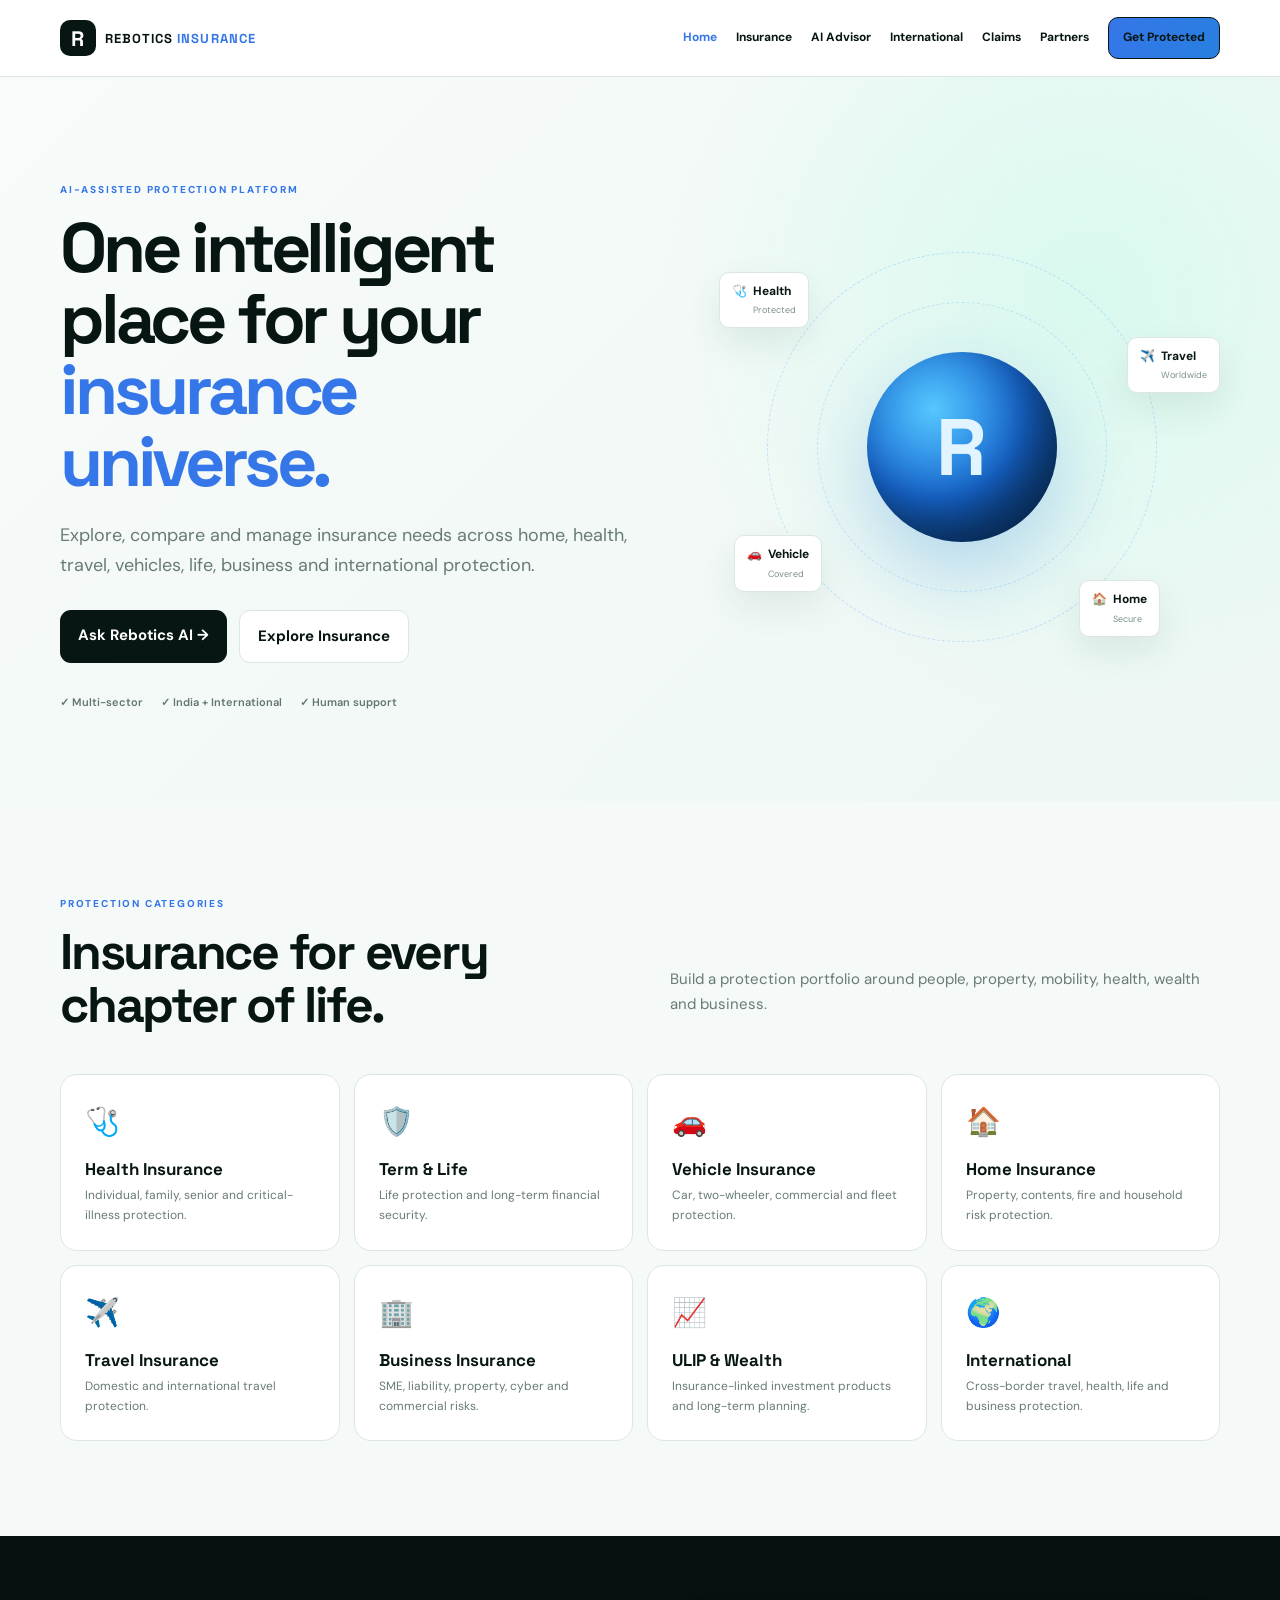
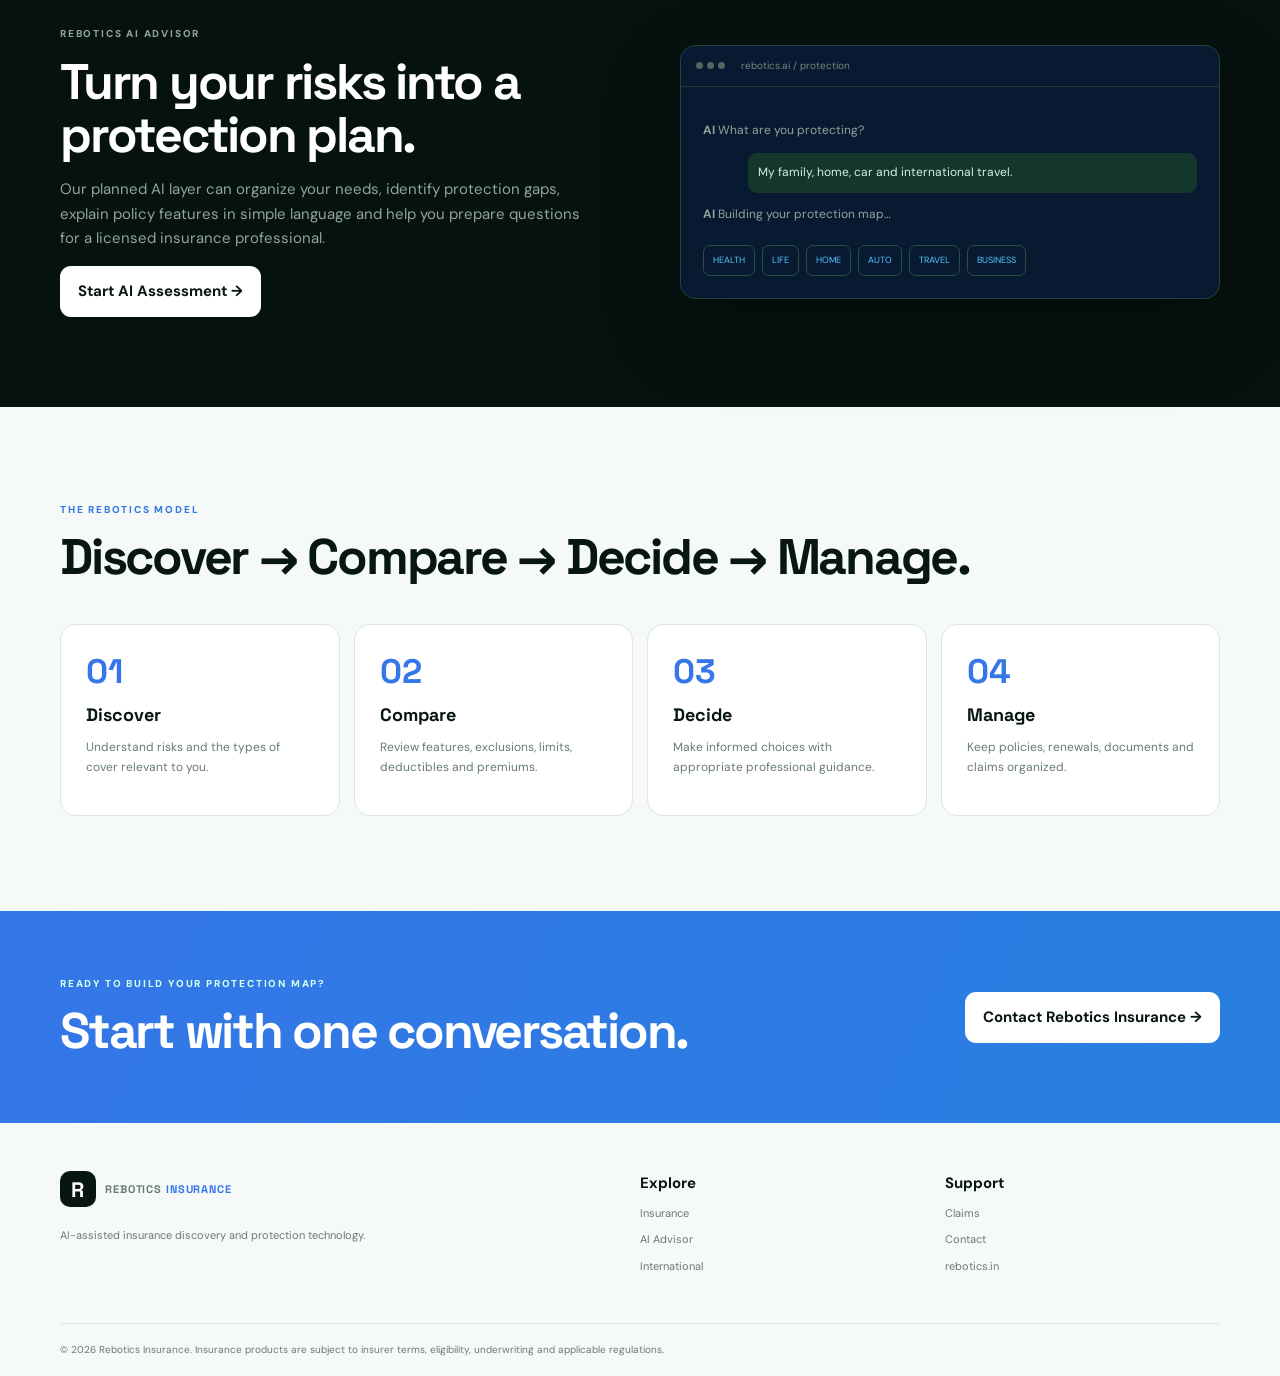
<file: index.html>
<!doctype html><html lang="en"><head><meta charset="utf-8"><meta name="viewport" content="width=device-width,initial-scale=1"><meta name="description" content="Rebotics Insurance — AI-assisted insurance discovery, comparison and protection planning across life, health, home, vehicle, travel, business and international insurance."><title>Rebotics Insurance | AI Protection Platform</title><link rel="stylesheet" href="style.css"></head><body>
<header><div class="wrap nav"><a class="brand" href="index.html"><b>R</b><span>REBOTICS <i>INSURANCE</i></span></a><nav><a class="active" href="index.html">Home</a><a href="insurance.html">Insurance</a><a href="ai.html">AI Advisor</a><a href="international.html">International</a><a href="claims.html">Claims</a><a href="partners.html">Partners</a><a class="cta" href="contact.html">Get Protected</a></nav><button class="menu">☰</button></div></header>
<section class="hero"><div class="wrap hero-grid"><div><p class="eyebrow">AI-ASSISTED PROTECTION PLATFORM</p><h1>One intelligent place for your <em>insurance universe.</em></h1><p class="lead">Explore, compare and manage insurance needs across home, health, travel, vehicles, life, business and international protection.</p><div class="actions"><a class="btn primary" href="ai.html">Ask Rebotics AI →</a><a class="btn ghost" href="insurance.html">Explore Insurance</a></div><div class="trust"><span>✓ Multi-sector</span><span>✓ India + International</span><span>✓ Human support</span></div></div><div class="ai-orb"><div class="orb">R</div><div class="orbit o1"></div><div class="orbit o2"></div><div class="float f1">🩺 <b>Health</b><small>Protected</small></div><div class="float f2">✈️ <b>Travel</b><small>Worldwide</small></div><div class="float f3">🚗 <b>Vehicle</b><small>Covered</small></div><div class="float f4">🏠 <b>Home</b><small>Secure</small></div></div></div></section>
<section class="section"><div class="wrap"><div class="section-head"><div><p class="eyebrow">PROTECTION CATEGORIES</p><h2>Insurance for every chapter of life.</h2></div><p>Build a protection portfolio around people, property, mobility, health, wealth and business.</p></div><div class="grid"><a class="card" href="insurance.html#health"><span>🩺</span><h3>Health Insurance</h3><p>Individual, family, senior and critical-illness protection.</p></a><a class="card" href="insurance.html#life"><span>🛡️</span><h3>Term & Life</h3><p>Life protection and long-term financial security.</p></a><a class="card" href="insurance.html#vehicle"><span>🚗</span><h3>Vehicle Insurance</h3><p>Car, two-wheeler, commercial and fleet protection.</p></a><a class="card" href="insurance.html#home"><span>🏠</span><h3>Home Insurance</h3><p>Property, contents, fire and household risk protection.</p></a><a class="card" href="insurance.html#travel"><span>✈️</span><h3>Travel Insurance</h3><p>Domestic and international travel protection.</p></a><a class="card" href="insurance.html#business"><span>🏢</span><h3>Business Insurance</h3><p>SME, liability, property, cyber and commercial risks.</p></a><a class="card" href="insurance.html#wealth"><span>📈</span><h3>ULIP & Wealth</h3><p>Insurance-linked investment products and long-term planning.</p></a><a class="card" href="international.html"><span>🌍</span><h3>International</h3><p>Cross-border travel, health, life and business protection.</p></a></div></div></section>
<section class="dark"><div class="wrap ai-grid"><div><p class="eyebrow">REBOTICS AI ADVISOR</p><h2>Turn your risks into a protection plan.</h2><p>Our planned AI layer can organize your needs, identify protection gaps, explain policy features in simple language and help you prepare questions for a licensed insurance professional.</p><a class="btn light" href="ai.html">Start AI Assessment →</a></div><div class="terminal"><div class="term-top"><i></i><i></i><i></i><span>rebotics.ai / protection</span></div><div class="chat"><p><b>AI</b> What are you protecting?</p><p class="user">My family, home, car and international travel.</p><p><b>AI</b> Building your protection map…</p><div class="scan"><span>HEALTH</span><span>LIFE</span><span>HOME</span><span>AUTO</span><span>TRAVEL</span><span>BUSINESS</span></div></div></div></div></section>
<section class="section"><div class="wrap"><p class="eyebrow">THE REBOTICS MODEL</p><h2>Discover → Compare → Decide → Manage.</h2><div class="steps"><div><b>01</b><h3>Discover</h3><p>Understand risks and the types of cover relevant to you.</p></div><div><b>02</b><h3>Compare</h3><p>Review features, exclusions, limits, deductibles and premiums.</p></div><div><b>03</b><h3>Decide</h3><p>Make informed choices with appropriate professional guidance.</p></div><div><b>04</b><h3>Manage</h3><p>Keep policies, renewals, documents and claims organized.</p></div></div></div></section>
<section class="cta"><div class="wrap"><div><p class="eyebrow">READY TO BUILD YOUR PROTECTION MAP?</p><h2>Start with one conversation.</h2></div><a class="btn light" href="contact.html">Contact Rebotics Insurance →</a></div></section>
<footer><div class="wrap foot"><div><a class="brand"><b>R</b><span>REBOTICS <i>INSURANCE</i></span></a><p>AI-assisted insurance discovery and protection technology.</p></div><div><b>Explore</b><a href="insurance.html">Insurance</a><a href="ai.html">AI Advisor</a><a href="international.html">International</a></div><div><b>Support</b><a href="claims.html">Claims</a><a href="contact.html">Contact</a><a href="https://rebotics.in">rebotics.in</a></div></div><div class="wrap copy">© 2026 Rebotics Insurance. Insurance products are subject to insurer terms, eligibility, underwriting and applicable regulations.</div></footer><script src="script.js"></script></body></html>
</file>
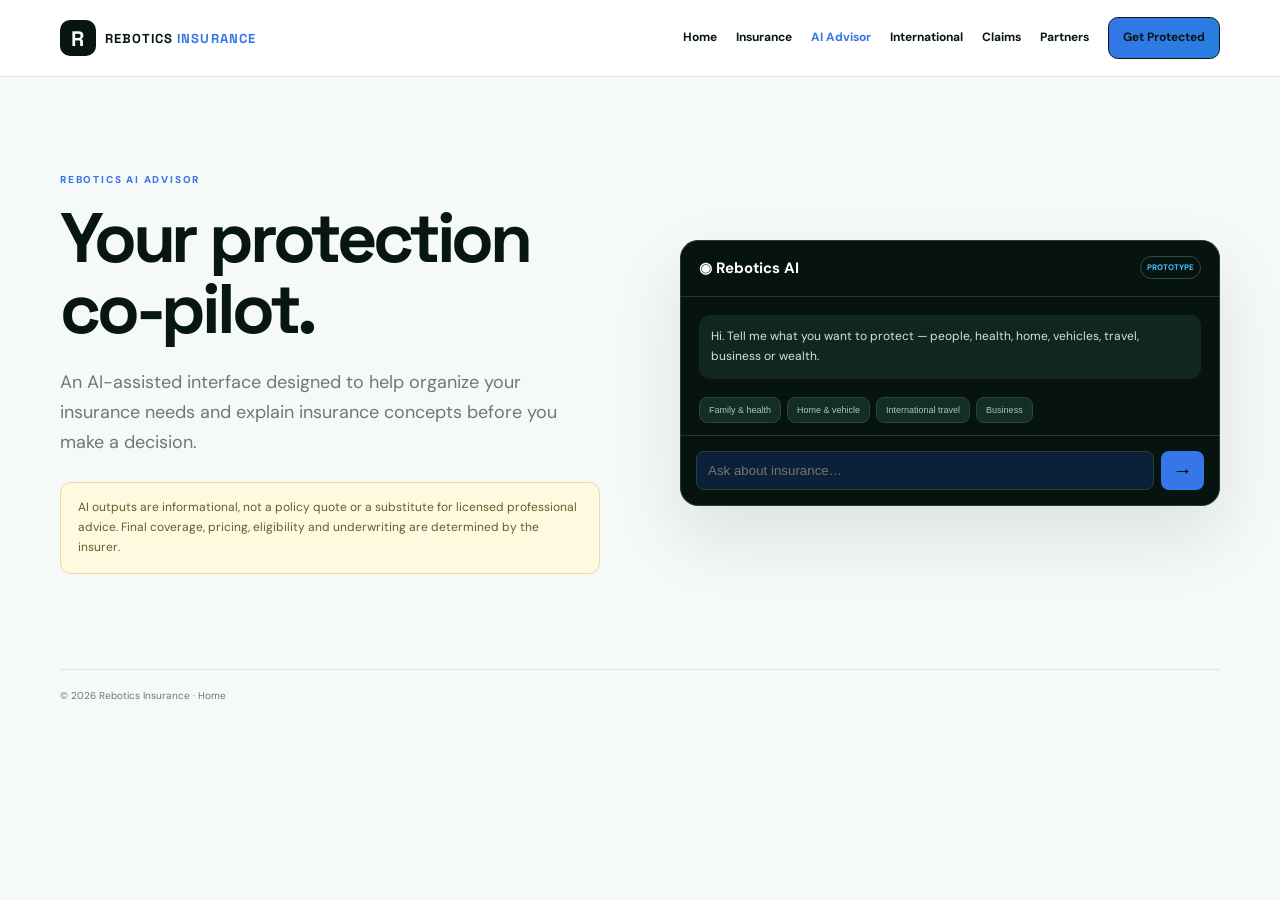
<file: ai.html>
<!doctype html><html lang="en"><head><meta charset="utf-8"><meta name="viewport" content="width=device-width,initial-scale=1"><title>AI Advisor | Rebotics Insurance</title><link rel="stylesheet" href="style.css"></head><body><header><div class="wrap nav"><a class="brand" href="index.html"><b>R</b><span>REBOTICS <i>INSURANCE</i></span></a><nav><a href="index.html">Home</a><a href="insurance.html">Insurance</a><a class="active" href="ai.html">AI Advisor</a><a href="international.html">International</a><a href="claims.html">Claims</a><a href="partners.html">Partners</a><a class="cta" href="contact.html">Get Protected</a></nav><button class="menu">☰</button></div></header><section class="page"><div class="wrap ai-page"><div><p class="eyebrow">REBOTICS AI ADVISOR</p><h1>Your protection co-pilot.</h1><p class="lead">An AI-assisted interface designed to help organize your insurance needs and explain insurance concepts before you make a decision.</p><div class="notice">AI outputs are informational, not a policy quote or a substitute for licensed professional advice. Final coverage, pricing, eligibility and underwriting are determined by the insurer.</div></div><div class="advisor"><div class="advisor-head">◉ Rebotics AI <span>PROTOTYPE</span></div><div id="conversation"><div class="bubble ai">Hi. Tell me what you want to protect — people, health, home, vehicles, travel, business or wealth.</div></div><div class="chips"><button onclick="ask('My family and health')">Family & health</button><button onclick="ask('My home and vehicle')">Home & vehicle</button><button onclick="ask('International travel')">International travel</button><button onclick="ask('Business risks')">Business</button></div><div class="input"><input id="q" placeholder="Ask about insurance…"><button onclick="send()">→</button></div></div></div></section><footer><div class="wrap copy">© 2026 Rebotics Insurance · <a href="index.html">Home</a></div></footer><script src="script.js"></script></body></html>
</file>
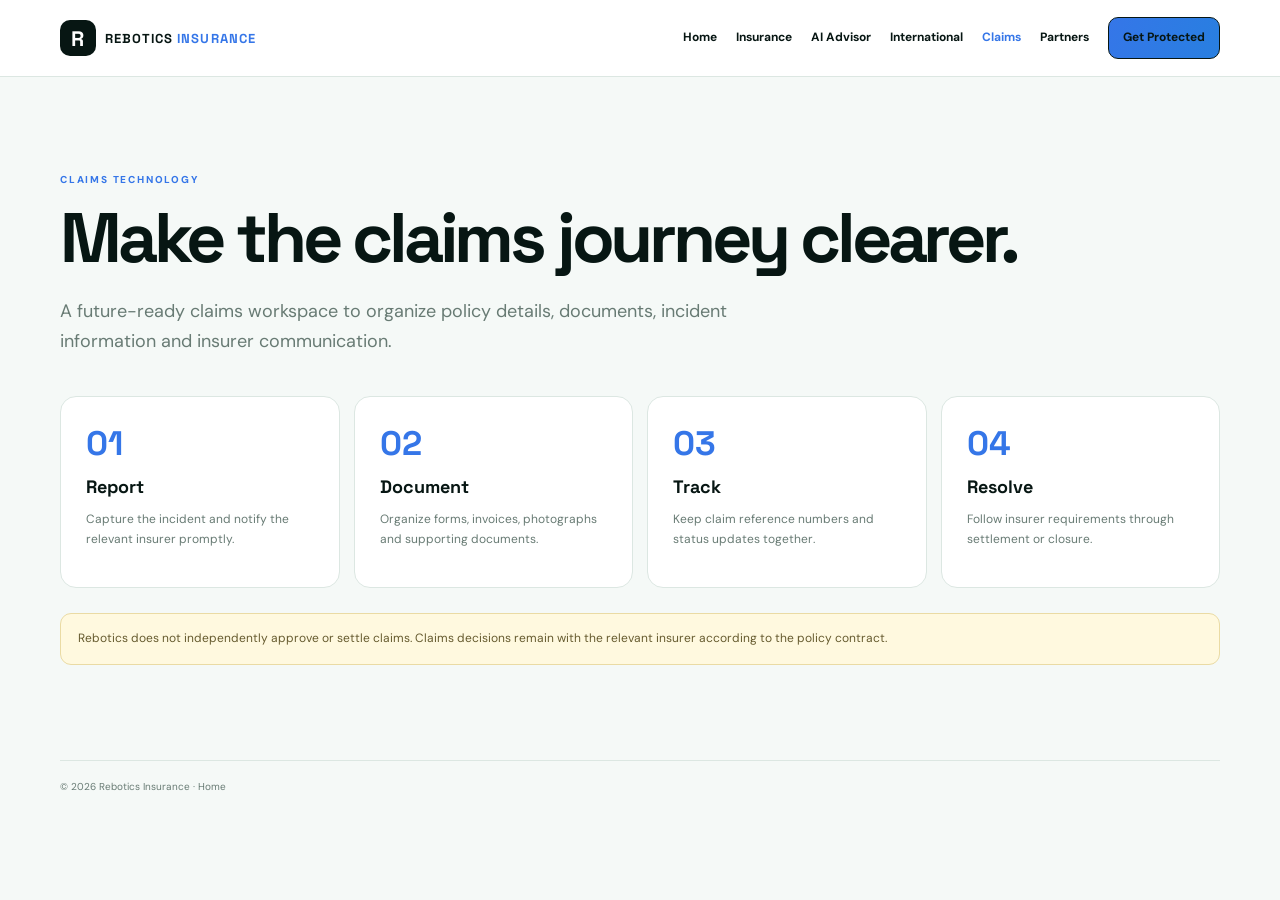
<file: claims.html>
<!doctype html><html lang="en"><head><meta charset="utf-8"><meta name="viewport" content="width=device-width,initial-scale=1"><title>Claims | Rebotics Insurance</title><link rel="stylesheet" href="style.css"></head><body><header><div class="wrap nav"><a class="brand" href="index.html"><b>R</b><span>REBOTICS <i>INSURANCE</i></span></a><nav><a href="index.html">Home</a><a href="insurance.html">Insurance</a><a href="ai.html">AI Advisor</a><a href="international.html">International</a><a class="active" href="claims.html">Claims</a><a href="partners.html">Partners</a><a class="cta" href="contact.html">Get Protected</a></nav><button class="menu">☰</button></div></header><section class="page"><div class="wrap"><p class="eyebrow">CLAIMS TECHNOLOGY</p><h1>Make the claims journey clearer.</h1><p class="lead">A future-ready claims workspace to organize policy details, documents, incident information and insurer communication.</p><div class="steps"><div><b>01</b><h3>Report</h3><p>Capture the incident and notify the relevant insurer promptly.</p></div><div><b>02</b><h3>Document</h3><p>Organize forms, invoices, photographs and supporting documents.</p></div><div><b>03</b><h3>Track</h3><p>Keep claim reference numbers and status updates together.</p></div><div><b>04</b><h3>Resolve</h3><p>Follow insurer requirements through settlement or closure.</p></div></div><div class="notice">Rebotics does not independently approve or settle claims. Claims decisions remain with the relevant insurer according to the policy contract.</div></div></section><footer><div class="wrap copy">© 2026 Rebotics Insurance · <a href="index.html">Home</a></div></footer><script src="script.js"></script></body></html>
</file>
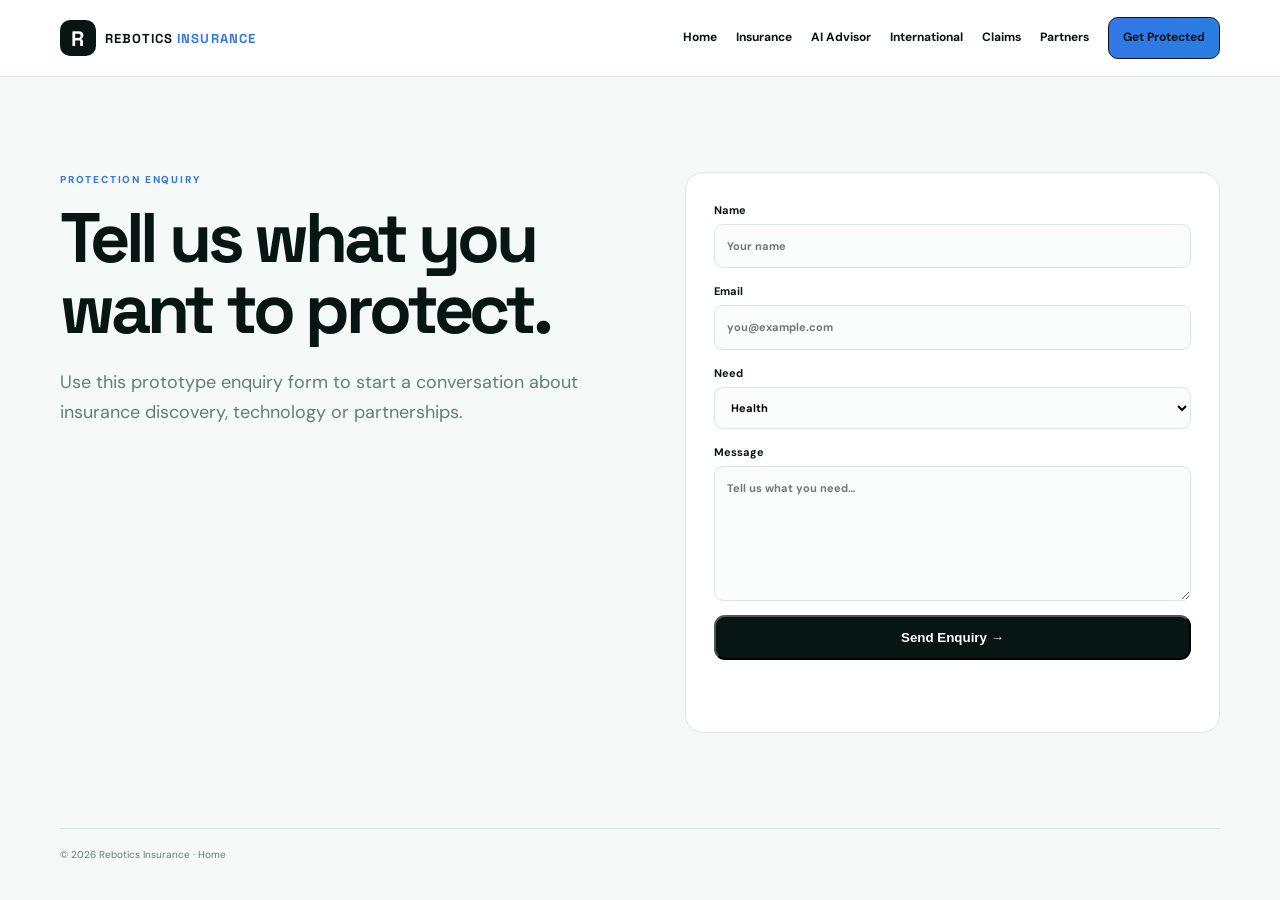
<file: contact.html>
<!doctype html><html lang="en"><head><meta charset="utf-8"><meta name="viewport" content="width=device-width,initial-scale=1"><title>Contact | Rebotics Insurance</title><link rel="stylesheet" href="style.css"></head><body><header><div class="wrap nav"><a class="brand" href="index.html"><b>R</b><span>REBOTICS <i>INSURANCE</i></span></a><nav><a href="index.html">Home</a><a href="insurance.html">Insurance</a><a href="ai.html">AI Advisor</a><a href="international.html">International</a><a href="claims.html">Claims</a><a href="partners.html">Partners</a><a class="cta active" href="contact.html">Get Protected</a></nav><button class="menu">☰</button></div></header><section class="page"><div class="wrap contact"><div><p class="eyebrow">PROTECTION ENQUIRY</p><h1>Tell us what you want to protect.</h1><p class="lead">Use this prototype enquiry form to start a conversation about insurance discovery, technology or partnerships.</p></div><form onsubmit="submitForm(event)"><label>Name<input required placeholder="Your name"></label><label>Email<input required type="email" placeholder="you@example.com"></label><label>Need<select><option>Health</option><option>Term / Life</option><option>Vehicle</option><option>Home</option><option>Travel</option><option>ULIP / Wealth</option><option>Business</option><option>International</option><option>Technology / Partnership</option></select></label><label>Message<textarea required rows="6" placeholder="Tell us what you need…"></textarea></label><button class="btn primary">Send Enquiry →</button><p id="msg"></p></form></div></section><footer><div class="wrap copy">© 2026 Rebotics Insurance · <a href="index.html">Home</a></div></footer><script src="script.js"></script></body></html>
</file>
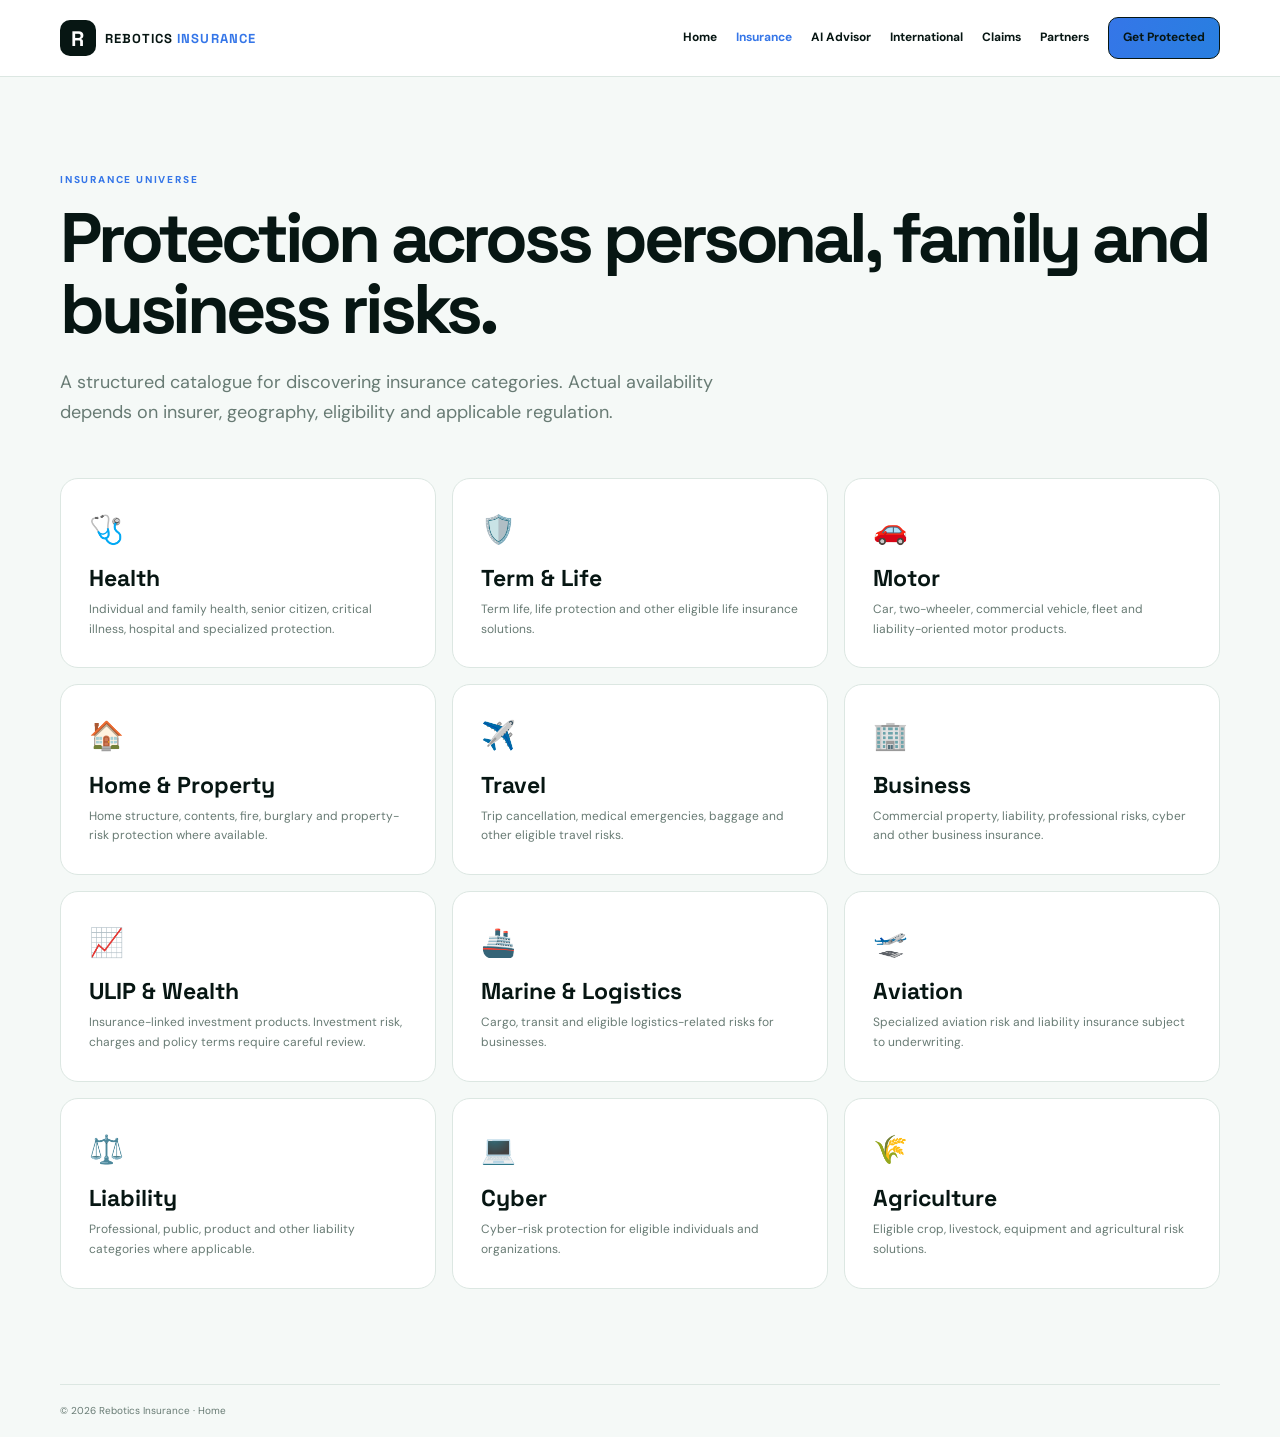
<file: insurance.html>
<!doctype html><html lang="en"><head><meta charset="utf-8"><meta name="viewport" content="width=device-width,initial-scale=1"><title>Insurance Products | Rebotics Insurance</title><link rel="stylesheet" href="style.css"></head><body>
<header><div class="wrap nav"><a class="brand" href="index.html"><b>R</b><span>REBOTICS <i>INSURANCE</i></span></a><nav><a href="index.html">Home</a><a class="active" href="insurance.html">Insurance</a><a href="ai.html">AI Advisor</a><a href="international.html">International</a><a href="claims.html">Claims</a><a href="partners.html">Partners</a><a class="cta" href="contact.html">Get Protected</a></nav><button class="menu">☰</button></div></header>
<section class="page"><div class="wrap"><p class="eyebrow">INSURANCE UNIVERSE</p><h1>Protection across personal, family and business risks.</h1><p class="lead">A structured catalogue for discovering insurance categories. Actual availability depends on insurer, geography, eligibility and applicable regulation.</p><div class="product-grid">
<article id="health"><span>🩺</span><h2>Health</h2><p>Individual and family health, senior citizen, critical illness, hospital and specialized protection.</p></article>
<article id="life"><span>🛡️</span><h2>Term & Life</h2><p>Term life, life protection and other eligible life insurance solutions.</p></article>
<article id="vehicle"><span>🚗</span><h2>Motor</h2><p>Car, two-wheeler, commercial vehicle, fleet and liability-oriented motor products.</p></article>
<article id="home"><span>🏠</span><h2>Home & Property</h2><p>Home structure, contents, fire, burglary and property-risk protection where available.</p></article>
<article id="travel"><span>✈️</span><h2>Travel</h2><p>Trip cancellation, medical emergencies, baggage and other eligible travel risks.</p></article>
<article id="business"><span>🏢</span><h2>Business</h2><p>Commercial property, liability, professional risks, cyber and other business insurance.</p></article>
<article id="wealth"><span>📈</span><h2>ULIP & Wealth</h2><p>Insurance-linked investment products. Investment risk, charges and policy terms require careful review.</p></article>
<article><span>🚢</span><h2>Marine & Logistics</h2><p>Cargo, transit and eligible logistics-related risks for businesses.</p></article>
<article><span>🛫</span><h2>Aviation</h2><p>Specialized aviation risk and liability insurance subject to underwriting.</p></article>
<article><span>⚖️</span><h2>Liability</h2><p>Professional, public, product and other liability categories where applicable.</p></article>
<article><span>💻</span><h2>Cyber</h2><p>Cyber-risk protection for eligible individuals and organizations.</p></article>
<article><span>🌾</span><h2>Agriculture</h2><p>Eligible crop, livestock, equipment and agricultural risk solutions.</p></article>
</div></div></section><footer><div class="wrap copy">© 2026 Rebotics Insurance · <a href="index.html">Home</a></div></footer><script src="script.js"></script></body></html>
</file>
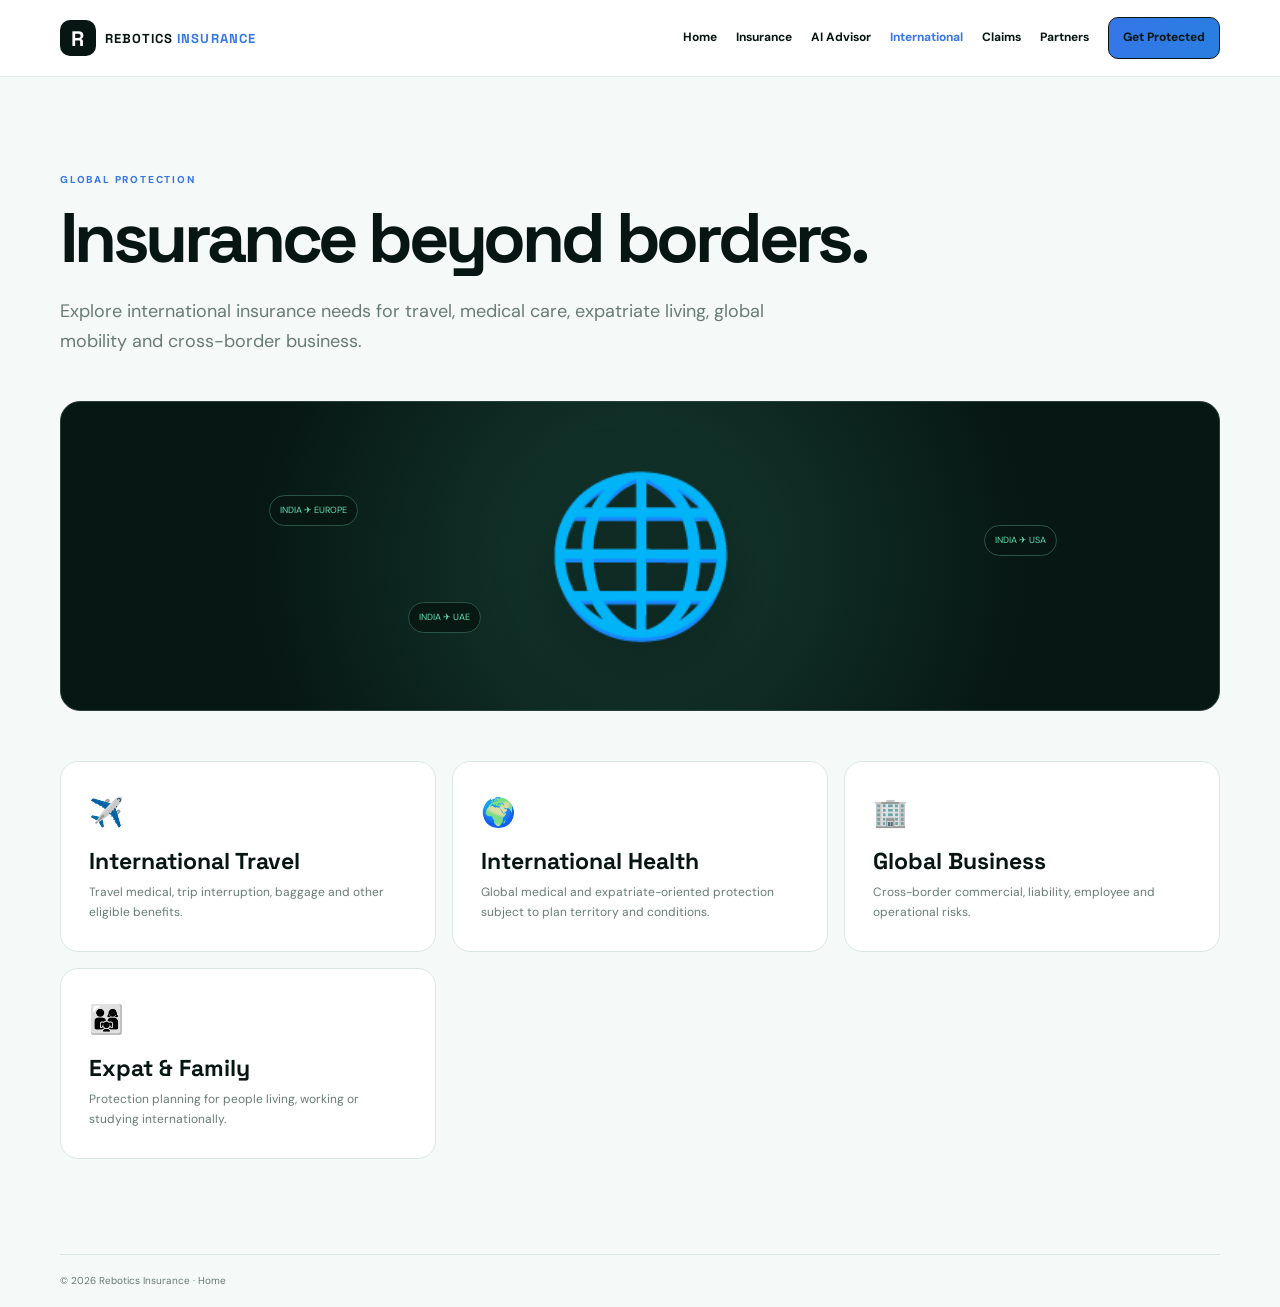
<file: international.html>
<!doctype html><html lang="en"><head><meta charset="utf-8"><meta name="viewport" content="width=device-width,initial-scale=1"><title>International Insurance | Rebotics Insurance</title><link rel="stylesheet" href="style.css"></head><body><header><div class="wrap nav"><a class="brand" href="index.html"><b>R</b><span>REBOTICS <i>INSURANCE</i></span></a><nav><a href="index.html">Home</a><a href="insurance.html">Insurance</a><a href="ai.html">AI Advisor</a><a class="active" href="international.html">International</a><a href="claims.html">Claims</a><a href="partners.html">Partners</a><a class="cta" href="contact.html">Get Protected</a></nav><button class="menu">☰</button></div></header><section class="page"><div class="wrap"><p class="eyebrow">GLOBAL PROTECTION</p><h1>Insurance beyond borders.</h1><p class="lead">Explore international insurance needs for travel, medical care, expatriate living, global mobility and cross-border business.</p><div class="world"><div class="mapdots"></div><div class="route rA">INDIA ✈ EUROPE</div><div class="route rB">INDIA ✈ UAE</div><div class="route rC">INDIA ✈ USA</div><div class="globe">🌐</div></div><div class="product-grid"><article><span>✈️</span><h2>International Travel</h2><p>Travel medical, trip interruption, baggage and other eligible benefits.</p></article><article><span>🌍</span><h2>International Health</h2><p>Global medical and expatriate-oriented protection subject to plan territory and conditions.</p></article><article><span>🏢</span><h2>Global Business</h2><p>Cross-border commercial, liability, employee and operational risks.</p></article><article><span>👨‍👩‍👧</span><h2>Expat & Family</h2><p>Protection planning for people living, working or studying internationally.</p></article></div></div></section><footer><div class="wrap copy">© 2026 Rebotics Insurance · <a href="index.html">Home</a></div></footer><script src="script.js"></script></body></html>
</file>
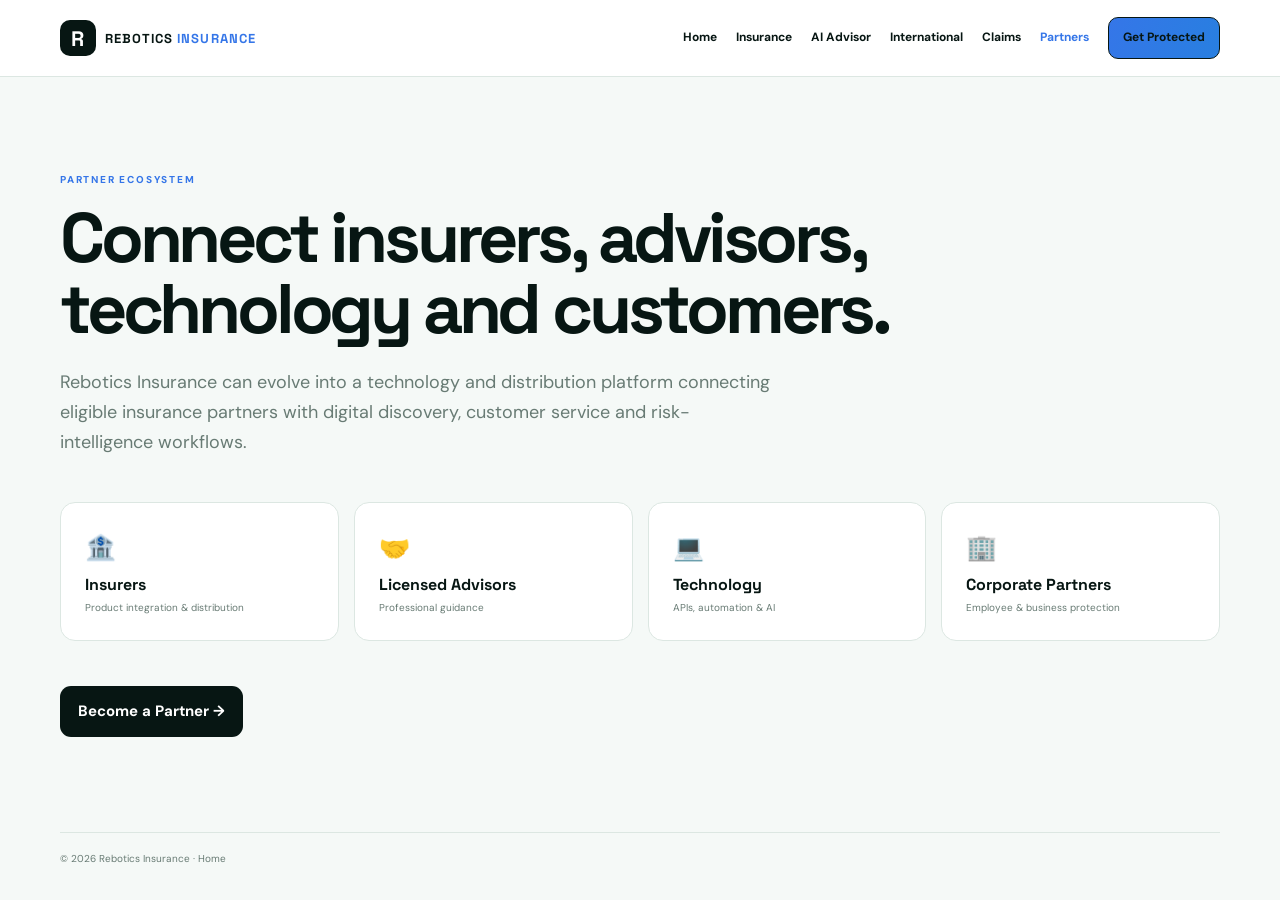
<file: partners.html>
<!doctype html><html lang="en"><head><meta charset="utf-8"><meta name="viewport" content="width=device-width,initial-scale=1"><title>Partners | Rebotics Insurance</title><link rel="stylesheet" href="style.css"></head><body><header><div class="wrap nav"><a class="brand" href="index.html"><b>R</b><span>REBOTICS <i>INSURANCE</i></span></a><nav><a href="index.html">Home</a><a href="insurance.html">Insurance</a><a href="ai.html">AI Advisor</a><a href="international.html">International</a><a href="claims.html">Claims</a><a class="active" href="partners.html">Partners</a><a class="cta" href="contact.html">Get Protected</a></nav><button class="menu">☰</button></div></header><section class="page"><div class="wrap"><p class="eyebrow">PARTNER ECOSYSTEM</p><h1>Connect insurers, advisors, technology and customers.</h1><p class="lead">Rebotics Insurance can evolve into a technology and distribution platform connecting eligible insurance partners with digital discovery, customer service and risk-intelligence workflows.</p><div class="partner-grid"><div>🏦<b>Insurers</b><small>Product integration & distribution</small></div><div>🤝<b>Licensed Advisors</b><small>Professional guidance</small></div><div>💻<b>Technology</b><small>APIs, automation & AI</small></div><div>🏢<b>Corporate Partners</b><small>Employee & business protection</small></div></div><a class="btn primary" href="contact.html">Become a Partner →</a></div></section><footer><div class="wrap copy">© 2026 Rebotics Insurance · <a href="index.html">Home</a></div></footer><script src="script.js"></script></body></html>
</file>
<file: style.css>
@import url('https://fonts.googleapis.com/css2?family=DM+Sans:wght@400;500;600;700&family=Space+Grotesk:wght@500;600;700&display=swap');:root{--ink:#071613;--green:#1769d5;--cyan:#28c5c4;--blue:#3576e8;--muted:#687b74;--line:#dce7e2;--dark:#06120f;--bg:#f5f9f7}*{box-sizing:border-box}html{scroll-behavior:smooth}body{margin:0;color:var(--ink);font:15px/1.65 "DM Sans",Arial,sans-serif;background:var(--bg)}a{text-decoration:none;color:inherit}.wrap{width:min(1160px,92%);margin:auto}header{position:sticky;top:0;z-index:20;background:#ffffffed;backdrop-filter:blur(15px);border-bottom:1px solid var(--line)}.nav{height:76px;display:flex;align-items:center;justify-content:space-between}.brand{display:flex;align-items:center;gap:9px;font:700 13px/1 "Space Grotesk";letter-spacing:.08em}.brand b{width:36px;height:36px;border-radius:10px;background:var(--ink);color:#fff;display:grid;place-items:center;font-size:21px}.brand i{font-style:normal;color:var(--blue)}nav{display:flex;align-items:center;gap:19px;font-size:12px;font-weight:700}nav a:hover,.active{color:var(--blue)}nav .cta{border:1px solid var(--ink);padding:10px 14px;border-radius:10px;color:var(--ink)}.menu{display:none;border:0;background:none;font-size:24px}.hero{padding:105px 0 90px;background:radial-gradient(circle at 85% 30%,#d9f9ef,transparent 35%),linear-gradient(135deg,#f8fbfa,#edf7f4)}.hero-grid{display:grid;grid-template-columns:1fr .9fr;gap:70px;align-items:center}.eyebrow{font-size:10px;letter-spacing:.18em;font-weight:800;color:var(--blue);margin:0 0 13px}.hero h1,.page h1{font:700 clamp(43px,6vw,70px)/1.02 "Space Grotesk";letter-spacing:-.06em;margin:0 0 24px}.hero h1 em{font-style:normal;color:var(--blue)}.lead{font-size:18px;color:var(--muted);max-width:720px}.actions{display:flex;gap:12px;margin:30px 0;flex-wrap:wrap}.btn{display:inline-block;padding:13px 18px;border-radius:11px;font-weight:700}.primary{background:var(--ink);color:#fff}.ghost{background:#fff;border:1px solid var(--line)}.light{background:#fff;color:var(--ink)}.trust{display:flex;gap:18px;flex-wrap:wrap;color:#63756f;font-size:11px;font-weight:600}.ai-orb{height:400px;position:relative;display:grid;place-items:center}.orb{width:190px;height:190px;border-radius:50%;display:grid;place-items:center;background:radial-gradient(circle at 35% 30%,#55c8ff,#1769d5 50%,#062c55);box-shadow:0 30px 80px #1977d945,inset -25px -30px 50px #0006;font:700 80px "Space Grotesk";color:#e1f4ff}.orbit{position:absolute;border:1px dashed #72baff5e;border-radius:50%}.o1{width:290px;height:290px}.o2{width:390px;height:390px}.float{position:absolute;background:#fff;border:1px solid var(--line);padding:9px 12px;border-radius:10px;box-shadow:0 15px 35px #16433316;display:grid;grid-template-columns:auto 1fr;gap:2px 6px;font-size:12px}.float small{grid-column:2;color:#799087;font-size:9px}.f1{top:25px;left:15px}.f2{top:90px;right:0}.f3{bottom:55px;left:30px}.f4{bottom:10px;right:60px}.section,.page{padding:95px 0}.section-head{display:grid;grid-template-columns:1fr 1fr;gap:60px;align-items:end;margin-bottom:42px}.section h2,.dark h2,.cta h2,.research h2{font:700 clamp(32px,4vw,50px)/1.06 "Space Grotesk";letter-spacing:-.045em;margin:0}.section-head>p{color:var(--muted)}.grid{display:grid;grid-template-columns:repeat(4,1fr);gap:14px}.card{background:#fff;border:1px solid var(--line);padding:24px;border-radius:17px;transition:.2s}.card:hover{transform:translateY(-3px);box-shadow:0 18px 40px #173e2d12}.card span,.product-grid span{font-size:28px}.card h3{font:700 17px "Space Grotesk";margin:13px 0 6px}.card p,.product-grid p{font-size:12px;color:var(--muted);margin:0}.dark{padding:90px 0;background:var(--dark);color:#fff}.ai-grid{display:grid;grid-template-columns:1fr 1fr;gap:80px;align-items:center}.dark p{color:#91a49c}.terminal{border:1px solid #294239;border-radius:15px;background:#081a31;overflow:hidden;box-shadow:0 30px 80px #0005}.term-top{padding:12px 15px;border-bottom:1px solid #24372f;color:#71877e;font-size:10px}.term-top i{display:inline-block;width:7px;height:7px;border-radius:50%;background:#52675f;margin-right:4px}.term-top span{margin-left:12px}.chat{padding:22px}.chat p{font-size:12px}.chat .user{background:#14372d;padding:10px;border-radius:9px;color:#d6eee6;margin-left:45px}.scan{display:flex;flex-wrap:wrap;gap:7px;margin-top:20px}.scan span{border:1px solid #275043;padding:7px 9px;border-radius:7px;color:#54c7ff;font-size:9px}.steps{display:grid;grid-template-columns:repeat(4,1fr);gap:14px;margin-top:40px}.steps div{background:#fff;border:1px solid var(--line);padding:25px;border-radius:16px}.steps b{font:700 34px "Space Grotesk";color:var(--blue)}.steps h3{font:700 18px "Space Grotesk";margin:10px 0 4px}.steps p{font-size:12px;color:var(--muted)}.cta{padding:65px 0;background:linear-gradient(115deg,var(--blue),#287fe0);color:#fff;display:flex}.cta .wrap{display:flex;align-items:center;justify-content:space-between;gap:30px}.cta .eyebrow{color:#d5fff0}.product-grid{display:grid;grid-template-columns:repeat(3,1fr);gap:16px;margin-top:50px}.product-grid article{background:#fff;border:1px solid var(--line);padding:28px;border-radius:18px}.product-grid h2{font:700 23px "Space Grotesk";margin:10px 0 7px}.notice{margin-top:25px;padding:15px 17px;background:#fff9df;border:1px solid #eadba4;border-radius:11px;color:#665b2f;font-size:12px}.ai-page{display:grid;grid-template-columns:1fr 1fr;gap:80px;align-items:center}.advisor{background:#07130f;border-radius:18px;border:1px solid #273c34;overflow:hidden;box-shadow:0 30px 70px #0a2c201c}.advisor-head{padding:15px 18px;border-bottom:1px solid #24372f;color:#fff;font-weight:700}.advisor-head span{float:right;font-size:8px;color:#48c4ff;border:1px solid #315044;padding:4px 6px;border-radius:99px}.bubble{margin:18px;padding:12px;border-radius:11px;background:#11261f;color:#d2e4dd;font-size:12px}.chips{padding:0 18px 12px;display:flex;gap:6px;flex-wrap:wrap}.chips button{background:#142d25;color:#a9c6ba;border:1px solid #29453a;border-radius:8px;padding:7px 9px;font-size:9px}.input{display:flex;padding:15px;border-top:1px solid #24372f}.input input{flex:1;background:#0b2039;border:1px solid #294039;color:#fff;padding:11px;border-radius:8px}.input button{margin-left:7px;background:var(--blue);border:0;border-radius:8px;width:43px;font-size:20px}.world{height:310px;margin:45px 0;background:radial-gradient(circle,#153c31,#071713 65%);border:1px solid #274038;border-radius:20px;position:relative;overflow:hidden}.globe{font-size:155px;position:absolute;left:50%;top:50%;transform:translate(-50%,-50%);filter:drop-shadow(0 15px 30px #0007)}.route{position:absolute;color:#5ee0b2;border:1px solid #295444;background:#071712dd;border-radius:99px;padding:7px 10px;font-size:9px;z-index:2}.rA{top:30%;left:18%}.rB{top:65%;left:30%}.rC{top:40%;right:14%}.partner-grid{display:grid;grid-template-columns:repeat(4,1fr);gap:15px;margin:45px 0}.partner-grid div{background:#fff;border:1px solid var(--line);padding:24px;border-radius:15px;font-size:25px;display:grid;gap:5px}.partner-grid b{font:700 16px "Space Grotesk"}.partner-grid small{font-size:10px;color:var(--muted)}.contact{display:grid;grid-template-columns:1fr 1fr;gap:90px;align-items:start}.contact form{display:grid;gap:14px;background:#fff;border:1px solid var(--line);padding:28px;border-radius:18px}.contact label{font-size:11px;font-weight:700;display:grid;gap:5px}.contact input,.contact select,.contact textarea{font:inherit;padding:12px;border:1px solid var(--line);border-radius:9px;background:#fbfdfc}.foot{padding:48px 0;display:grid;grid-template-columns:2fr 1fr 1fr;gap:30px}.foot>div{display:flex;flex-direction:column;gap:8px}.foot p,.foot a{font-size:11px;color:var(--muted)}.copy{border-top:1px solid var(--line);padding:18px 0;color:var(--muted);font-size:10px}
@media(max-width:900px){nav{display:none}.menu{display:block}.hero-grid,.ai-grid,.ai-page,.contact,.section-head{grid-template-columns:1fr}.grid{grid-template-columns:repeat(2,1fr)}.steps,.partner-grid{grid-template-columns:1fr 1fr}.product-grid{grid-template-columns:1fr 1fr}.hero{padding:70px 0}.ai-orb{height:350px}.cta .wrap{flex-direction:column;align-items:flex-start}.foot{grid-template-columns:1fr 1fr}}
@media(max-width:560px){.grid,.steps,.partner-grid,.product-grid,.foot{grid-template-columns:1fr}.hero h1,.page h1{font-size:43px}.orb{width:145px;height:145px;font-size:60px}.o1{width:240px;height:240px}.o2{width:300px;height:300px}.float{font-size:10px}.f1{left:0}.f2{right:0}.f3{left:0}.f4{right:15px}.section,.page{padding:65px 0}}
</file>
